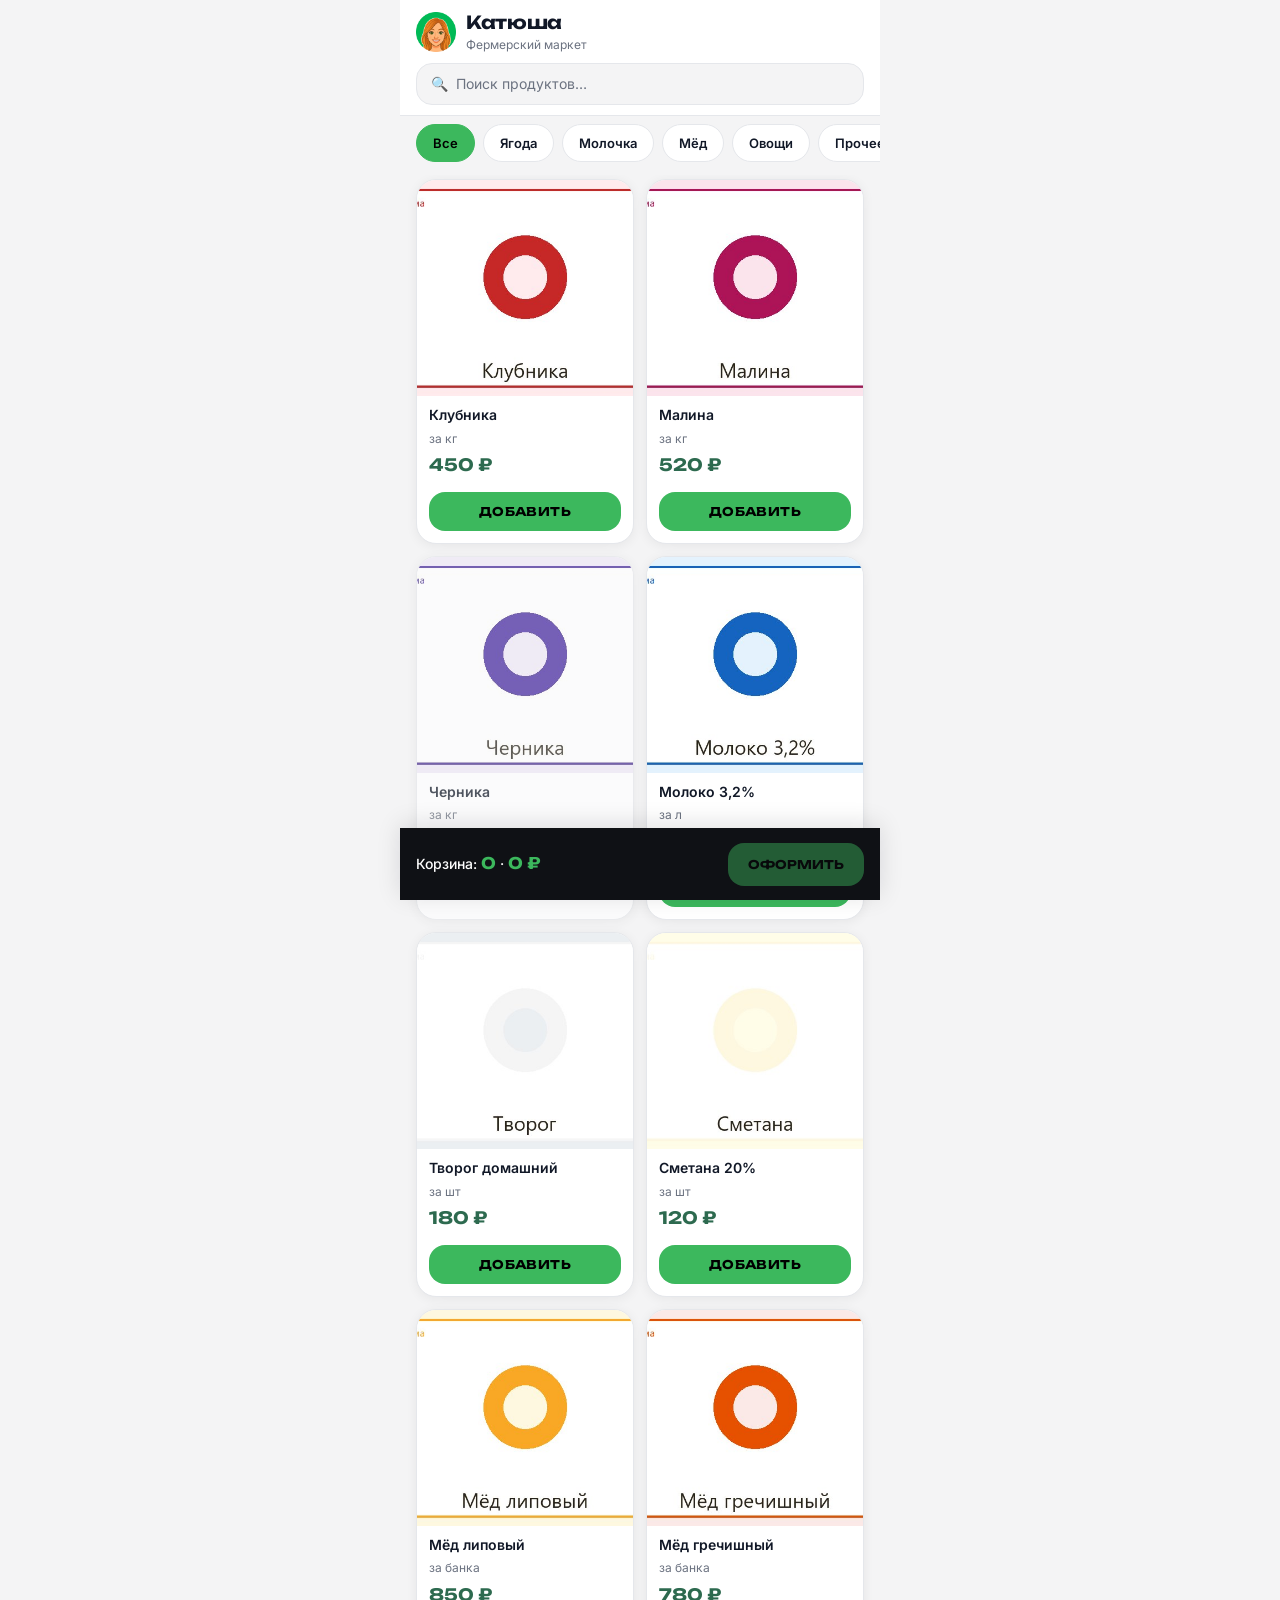
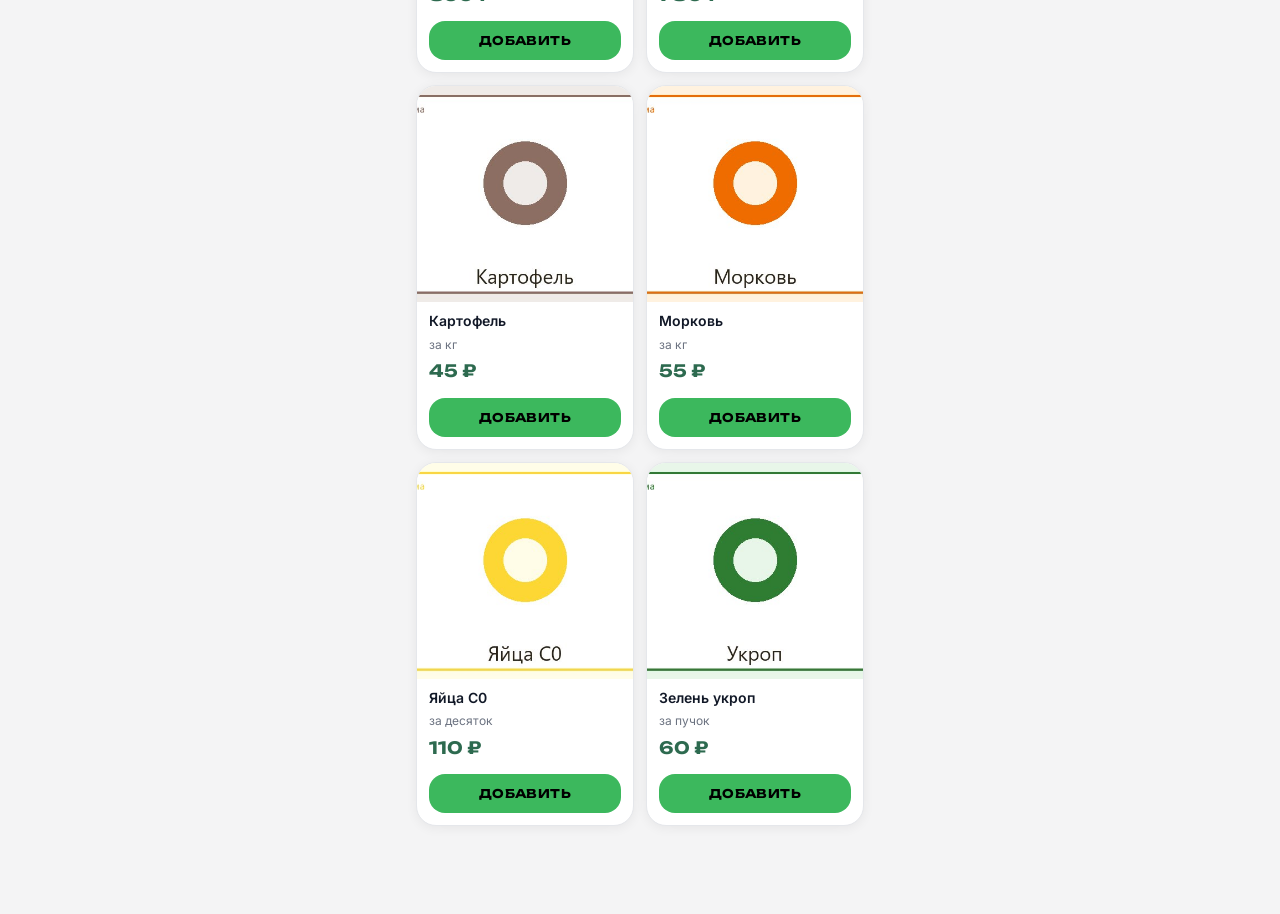
<file: reference/katusha-miniapp/index.html>
<!DOCTYPE html>
<html lang="ru" data-shop-surface="modern">
<head>
  <meta charset="utf-8" />
  <meta name="viewport" content="width=device-width, initial-scale=1, maximum-scale=1, viewport-fit=cover, user-scalable=no" />
  <meta name="theme-color" content="#3CB85D" />
  <title>Катюша — Фермерский маркет (локальная вёрстка)</title>
  <link rel="icon" href="assets/favicon.png" type="image/png" />
  <link rel="stylesheet" href="css/tokens.css" />
  <link rel="stylesheet" href="css/layout.css" />
</head>
<body>
  <div class="app" id="app">
    <header class="app-header">
      <div class="brand-row">
        <img class="brand-logo" src="assets/icon-512.png" alt="" width="40" height="40" />
        <div>
          <h1 class="brand-title">Катюша</h1>
          <p class="brand-sub">Фермерский маркет</p>
        </div>
      </div>
      <div class="search-bar" role="search">
        <span aria-hidden="true">🔍</span>
        <span>Поиск продуктов…</span>
      </div>
    </header>

    <div class="categories-wrap">
      <nav class="categories" id="categories" aria-label="Категории"></nav>
    </div>

    <main class="catalog">
      <div class="product-grid" id="product-grid"></div>
    </main>

    <footer class="bottom-bar">
      <div class="cart-summary">
        Корзина: <strong id="cart-count">0</strong> ·
        <strong id="cart-total">0 ₽</strong>
      </div>
      <button type="button" class="btn-checkout" id="btn-checkout" disabled>Оформить</button>
    </footer>
  </div>

  <script src="js/app.js"></script>
</body>
</html>
</file>
<file: reference/katusha-miniapp/css/tokens.css>
/**
 * Дизайн-токены «Катюша — Фермерский маркет»
 * Источник: https://699.ru/ (Next.js, data-shop-surface=modern)
 * manifest.json: theme_color #3CB85D, portrait-primary
 */
:root {
  /* Brand */
  --katusha-green: #3cb85d;
  --katusha-green-dark: #2d6a4f;
  --katusha-green-hover: #35a653;
  --katusha-green-muted: rgba(60, 184, 93, 0.12);
  --katusha-gradient: linear-gradient(135deg, #3cb85d, #35a653);

  /* Surfaces (buyer / catalog) */
  --bg-page: #f4f4f5;
  --bg-card: #ffffff;
  --bg-header: #ffffff;
  --bg-bottom-bar: #0f1115;
  --text-primary: #111827;
  --text-secondary: #6b7280;
  --text-on-green: #000000;
  --text-on-dark: #ffffff;

  /* Borders & radius */
  --border-subtle: #e5e7eb;
  --radius-card: 20px;
  --radius-btn: 16px;
  --radius-pill: 999px;

  /* Typography */
  --font-title: "Unbounded", system-ui, sans-serif;
  --font-body: "Inter", system-ui, sans-serif;

  /* Layout (Telegram mini app / kiosk portrait) */
  --app-max-width: 480px;
  --header-height: 56px;
  --category-height: 52px;
  --bottom-bar-height: 72px;
  --grid-gap: 12px;
  --page-padding: 16px;

  /* Shadows */
  --shadow-card: 0 2px 12px rgba(15, 17, 21, 0.06);
  --shadow-bar: 0 -4px 24px rgba(15, 17, 21, 0.12);
}
</file>
<file: reference/katusha-miniapp/css/layout.css>
@import url("https://fonts.googleapis.com/css2?family=Inter:wght@400;500;600;700&family=Unbounded:wght@500;600;700&display=swap");

*,
*::before,
*::after {
  box-sizing: border-box;
}

html {
  -webkit-text-size-adjust: 100%;
  tap-highlight-color: transparent;
}

body {
  margin: 0;
  font-family: var(--font-body);
  font-size: 15px;
  line-height: 1.45;
  color: var(--text-primary);
  background: var(--bg-page);
  min-height: 100dvh;
}

.font-title {
  font-family: var(--font-title);
}

.app {
  max-width: var(--app-max-width);
  margin: 0 auto;
  min-height: 100dvh;
  display: flex;
  flex-direction: column;
  background: var(--bg-page);
  position: relative;
  padding-bottom: calc(var(--bottom-bar-height) + env(safe-area-inset-bottom, 0px));
}

/* Header */
.app-header {
  position: sticky;
  top: 0;
  z-index: 20;
  background: var(--bg-header);
  border-bottom: 1px solid var(--border-subtle);
  padding: 12px var(--page-padding) 10px;
  padding-top: max(12px, env(safe-area-inset-top, 0px));
}

.brand-row {
  display: flex;
  align-items: center;
  gap: 10px;
  margin-bottom: 10px;
}

.brand-logo {
  width: 40px;
  height: 40px;
  border-radius: 12px;
  object-fit: cover;
}

.brand-title {
  font-family: var(--font-title);
  font-size: 18px;
  font-weight: 700;
  letter-spacing: -0.02em;
  margin: 0;
  line-height: 1.2;
}

.brand-sub {
  font-size: 12px;
  color: var(--text-secondary);
  margin: 2px 0 0;
}

.search-bar {
  display: flex;
  align-items: center;
  gap: 8px;
  background: var(--bg-page);
  border: 1px solid var(--border-subtle);
  border-radius: var(--radius-btn);
  padding: 10px 14px;
  color: var(--text-secondary);
  font-size: 14px;
}

.search-bar:focus-within {
  border-color: var(--katusha-green);
  box-shadow: 0 0 0 3px var(--katusha-green-muted);
}

/* Categories */
.categories-wrap {
  position: sticky;
  top: calc(var(--header-height) + 60px);
  z-index: 15;
  background: var(--bg-page);
  padding: 8px 0 12px;
  border-bottom: 1px solid transparent;
}

.categories {
  display: flex;
  gap: 8px;
  overflow-x: auto;
  padding: 0 var(--page-padding);
  scrollbar-width: none;
}

.categories::-webkit-scrollbar {
  display: none;
}

.cat-pill {
  flex-shrink: 0;
  border: 1px solid var(--border-subtle);
  background: var(--bg-card);
  color: var(--text-primary);
  font-family: var(--font-body);
  font-size: 13px;
  font-weight: 600;
  padding: 10px 16px;
  border-radius: var(--radius-pill);
  cursor: pointer;
  transition: background 0.15s, border-color 0.15s, color 0.15s;
}

.cat-pill.active {
  background: var(--katusha-green);
  border-color: var(--katusha-green);
  color: var(--text-on-green);
}

/* Product grid */
.catalog {
  flex: 1;
  padding: 4px var(--page-padding) 16px;
}

.product-grid {
  display: grid;
  grid-template-columns: repeat(2, 1fr);
  gap: var(--grid-gap);
}

.product-card {
  background: var(--bg-card);
  border-radius: var(--radius-card);
  border: 1px solid var(--border-subtle);
  box-shadow: var(--shadow-card);
  overflow: hidden;
  display: flex;
  flex-direction: column;
}

.product-card.out-of-stock {
  opacity: 0.72;
}

.product-image {
  aspect-ratio: 1;
  background: #f0f1f3;
  display: flex;
  align-items: center;
  justify-content: center;
  overflow: hidden;
}

.product-image img {
  width: 100%;
  height: 100%;
  object-fit: cover;
}

.product-body {
  padding: 10px 12px 12px;
  display: flex;
  flex-direction: column;
  flex: 1;
  gap: 6px;
}

.product-name {
  font-size: 14px;
  font-weight: 600;
  margin: 0;
  line-height: 1.25;
  display: -webkit-box;
  -webkit-line-clamp: 2;
  -webkit-box-orient: vertical;
  overflow: hidden;
}

.product-meta {
  font-size: 12px;
  color: var(--text-secondary);
}

.product-price {
  font-family: var(--font-title);
  font-size: 17px;
  font-weight: 700;
  color: var(--katusha-green-dark);
  margin-top: auto;
}

.product-actions {
  margin-top: 8px;
}

.btn-add {
  width: 100%;
  border: none;
  border-radius: var(--radius-btn);
  background: var(--katusha-green);
  color: var(--text-on-green);
  font-family: var(--font-title);
  font-size: 12px;
  font-weight: 700;
  text-transform: uppercase;
  letter-spacing: 0.04em;
  padding: 12px;
  cursor: pointer;
  transition: background 0.15s, transform 0.1s;
}

.btn-add:active {
  transform: scale(0.98);
  background: var(--katusha-green-hover);
}

.btn-add:disabled {
  background: #d1d5db;
  color: #6b7280;
  cursor: not-allowed;
}

/* Counter (− qty +) — как counter-btn в оригинале */
.qty-row {
  display: none;
  align-items: center;
  justify-content: center;
  gap: 10px;
}

.qty-row.visible {
  display: flex;
}

.counter-btn {
  width: 44px;
  height: 44px;
  border-radius: 12px;
  border: 2px solid var(--katusha-green);
  background: transparent;
  color: var(--katusha-green-dark);
  font-size: 22px;
  font-weight: 700;
  cursor: pointer;
  display: flex;
  align-items: center;
  justify-content: center;
  transition: all 0.2s;
}

.counter-btn:hover {
  background: var(--katusha-green);
  color: var(--text-on-green);
  border-color: var(--katusha-green);
}

.qty-value {
  min-width: 28px;
  text-align: center;
  font-family: var(--font-title);
  font-size: 18px;
  font-weight: 700;
}

.oos-label {
  font-size: 12px;
  font-weight: 600;
  color: #b45309;
  text-align: center;
  padding: 10px;
}

/* Bottom cart bar */
.bottom-bar {
  position: fixed;
  bottom: 0;
  left: 50%;
  transform: translateX(-50%);
  width: 100%;
  max-width: var(--app-max-width);
  height: calc(var(--bottom-bar-height) + env(safe-area-inset-bottom, 0px));
  padding: 12px var(--page-padding);
  padding-bottom: max(12px, env(safe-area-inset-bottom, 0px));
  background: var(--bg-bottom-bar);
  color: var(--text-on-dark);
  display: flex;
  align-items: center;
  justify-content: space-between;
  gap: 12px;
  box-shadow: var(--shadow-bar);
  z-index: 30;
}

.cart-summary {
  font-size: 14px;
  font-weight: 500;
}

.cart-summary strong {
  font-family: var(--font-title);
  font-size: 16px;
  color: var(--katusha-green);
}

.btn-checkout {
  border: none;
  border-radius: var(--radius-btn);
  background: var(--katusha-green);
  color: var(--text-on-green);
  font-family: var(--font-title);
  font-size: 12px;
  font-weight: 700;
  text-transform: uppercase;
  padding: 14px 20px;
  cursor: pointer;
  white-space: nowrap;
}

.btn-checkout:disabled {
  opacity: 0.45;
  cursor: not-allowed;
}

/* Kiosk portrait preview (1080 wide frame) */
body.kiosk-preview .app {
  max-width: 1080px;
}

body.kiosk-preview .product-grid {
  grid-template-columns: repeat(2, 1fr);
  gap: 16px;
}

body.kiosk-preview .product-name {
  font-size: 22px;
}

body.kiosk-preview .product-price {
  font-size: 28px;
}

body.kiosk-preview .btn-add,
body.kiosk-preview .counter-btn {
  min-height: 56px;
  font-size: 16px;
}

body.kiosk-preview .bottom-bar {
  max-width: 1080px;
  height: 100px;
  padding: 16px 24px;
}

body.kiosk-preview .cart-summary {
  font-size: 22px;
}

body.kiosk-preview .btn-checkout {
  font-size: 16px;
  padding: 18px 32px;
}
</file>
